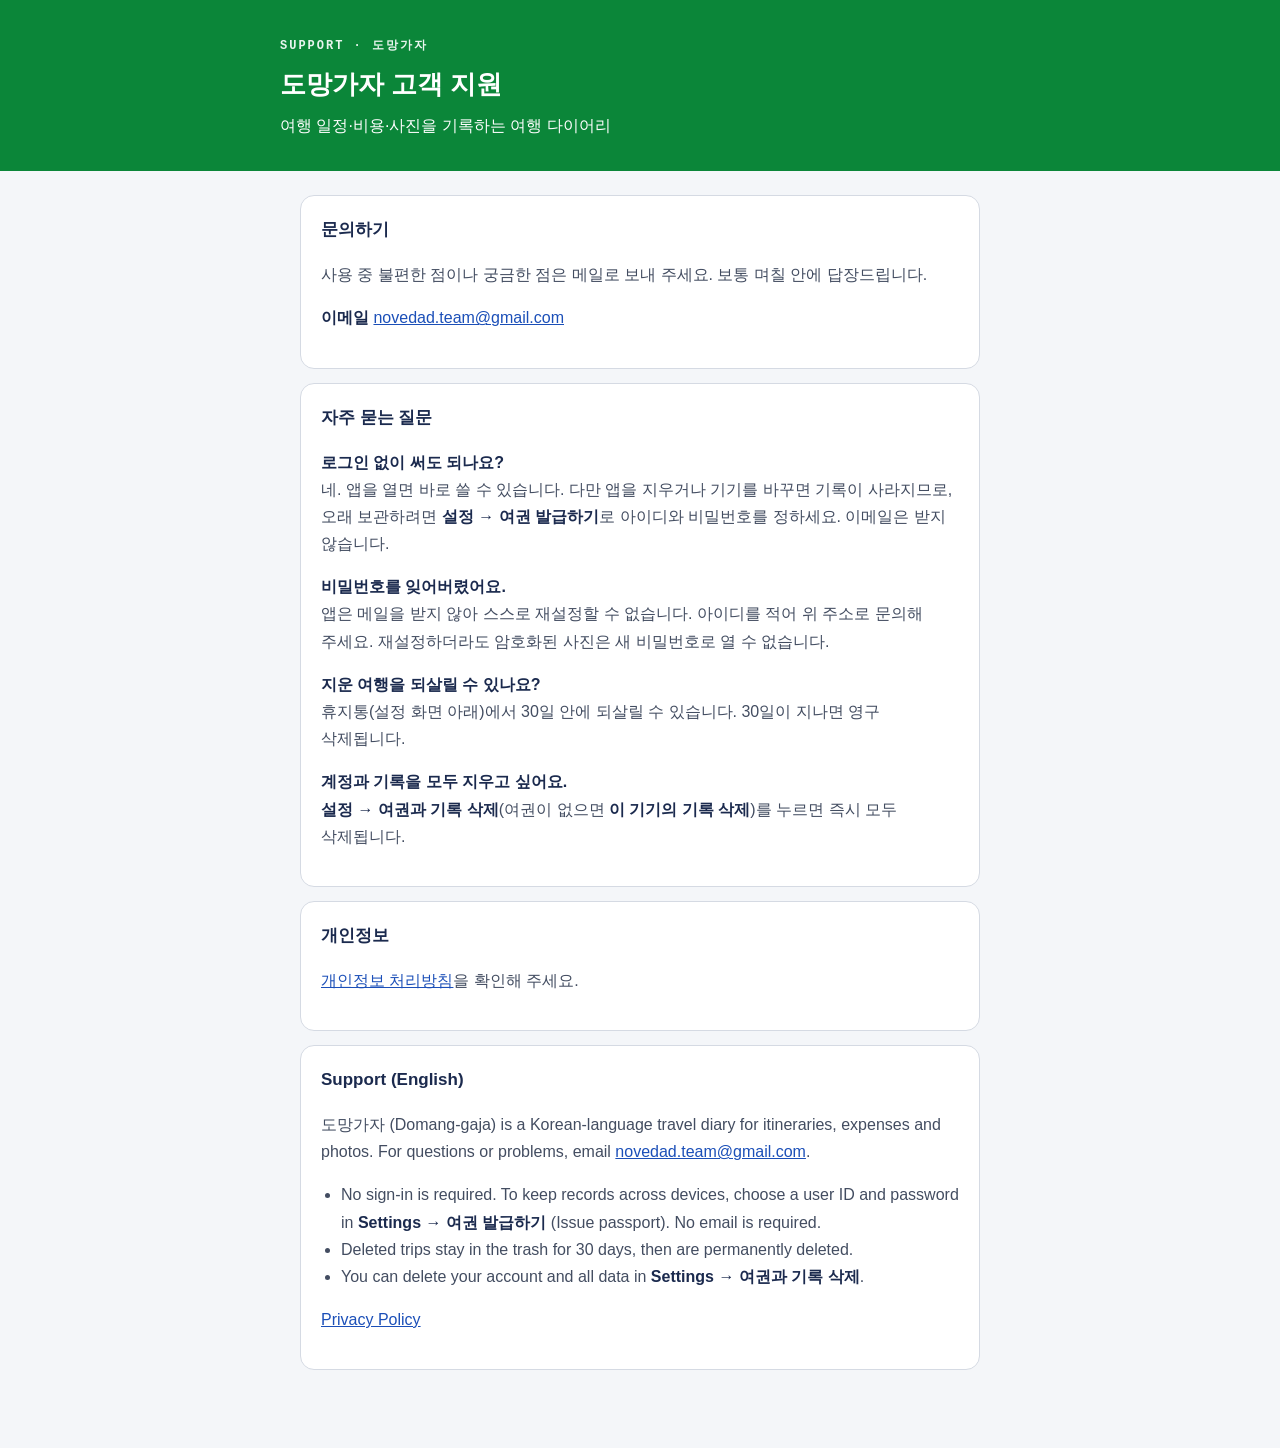
<file: index.html>
<!doctype html>
<html lang="ko">
<head>
<meta charset="utf-8">
<meta name="viewport" content="width=device-width, initial-scale=1">
<title>도망가자 고객 지원</title>
<style>
  :root { --navy: #1B2A4E; --sub: #434D61; --line: #D5DAE3; --ground: #F4F6F9; --green: #0B8639; }
  * { box-sizing: border-box; }
  body { margin: 0; background: var(--ground); color: var(--navy); font: 16px/1.7 -apple-system, BlinkMacSystemFont, "Apple SD Gothic Neo", "Pretendard", "Noto Sans KR", sans-serif; word-break: keep-all; }
  header { background: var(--green); color: #fff; padding: 40px 20px 32px; }
  header .in, main { max-width: 720px; margin: 0 auto; }
  header p { margin: 0; color: #E8F5EE; font: 600 12px/1 ui-monospace, Menlo, monospace; letter-spacing: 2px; }
  header h1 { margin: 10px 0 6px; font-size: 26px; }
  main { padding: 24px 20px 64px; }
  section { background: #fff; border: 1px solid var(--line); border-radius: 14px; padding: 20px; margin-bottom: 14px; }
  h2 { font-size: 17px; margin: 0 0 10px; }
  p, li { color: var(--sub); }
  ul { padding-left: 20px; margin: 8px 0; }
  a { color: #1B4FB8; }
  b { color: var(--navy); }
</style>
</head>
<body>
<header><div class="in">
  <p>SUPPORT · 도망가자</p>
  <h1>도망가자 고객 지원</h1>
  <span>여행 일정·비용·사진을 기록하는 여행 다이어리</span>
</div></header>
<main>

<section>
  <h2>문의하기</h2>
  <p>사용 중 불편한 점이나 궁금한 점은 메일로 보내 주세요. 보통 며칠 안에 답장드립니다.</p>
  <p><b>이메일</b> <span class="mail">novedad.team [at] gmail.com</span></p>
</section>

<section>
  <h2>자주 묻는 질문</h2>
  <p><b>로그인 없이 써도 되나요?</b><br>네. 앱을 열면 바로 쓸 수 있습니다. 다만 앱을 지우거나 기기를 바꾸면 기록이 사라지므로, 오래 보관하려면 <b>설정 → 여권 발급하기</b>로 아이디와 비밀번호를 정하세요. 이메일은 받지 않습니다.</p>
  <p><b>비밀번호를 잊어버렸어요.</b><br>앱은 메일을 받지 않아 스스로 재설정할 수 없습니다. 아이디를 적어 위 주소로 문의해 주세요. 재설정하더라도 암호화된 사진은 새 비밀번호로 열 수 없습니다.</p>
  <p><b>지운 여행을 되살릴 수 있나요?</b><br>휴지통(설정 화면 아래)에서 30일 안에 되살릴 수 있습니다. 30일이 지나면 영구 삭제됩니다.</p>
  <p><b>계정과 기록을 모두 지우고 싶어요.</b><br><b>설정 → 여권과 기록 삭제</b>(여권이 없으면 <b>이 기기의 기록 삭제</b>)를 누르면 즉시 모두 삭제됩니다.</p>
</section>

<section>
  <h2>개인정보</h2>
  <p><a href="privacy.html">개인정보 처리방침</a>을 확인해 주세요.</p>
</section>

<section lang="en">
  <h2>Support (English)</h2>
  <p>도망가자 (Domang-gaja) is a Korean-language travel diary for itineraries, expenses and photos. For questions or problems, email <span class="mail">novedad.team [at] gmail.com</span>.</p>
  <ul>
    <li>No sign-in is required. To keep records across devices, choose a user ID and password in <b>Settings → 여권 발급하기</b> (Issue passport). No email is required.</li>
    <li>Deleted trips stay in the trash for 30 days, then are permanently deleted.</li>
    <li>You can delete your account and all data in <b>Settings → 여권과 기록 삭제</b>.</li>
  </ul>
  <p><a href="privacy.html#en">Privacy Policy</a></p>
</section>

</main>
<script>
  // 주소 수집 프로그램이 읽지 못하게 화면에서만 조립
  for (const el of document.querySelectorAll('.mail')) {
    const a = ['novedad.team', 'gmail.com'].join('@');
    el.innerHTML = '<a href="mailto:' + a + '">' + a + '</a>';
  }
</script>
</body>
</html>
</file>
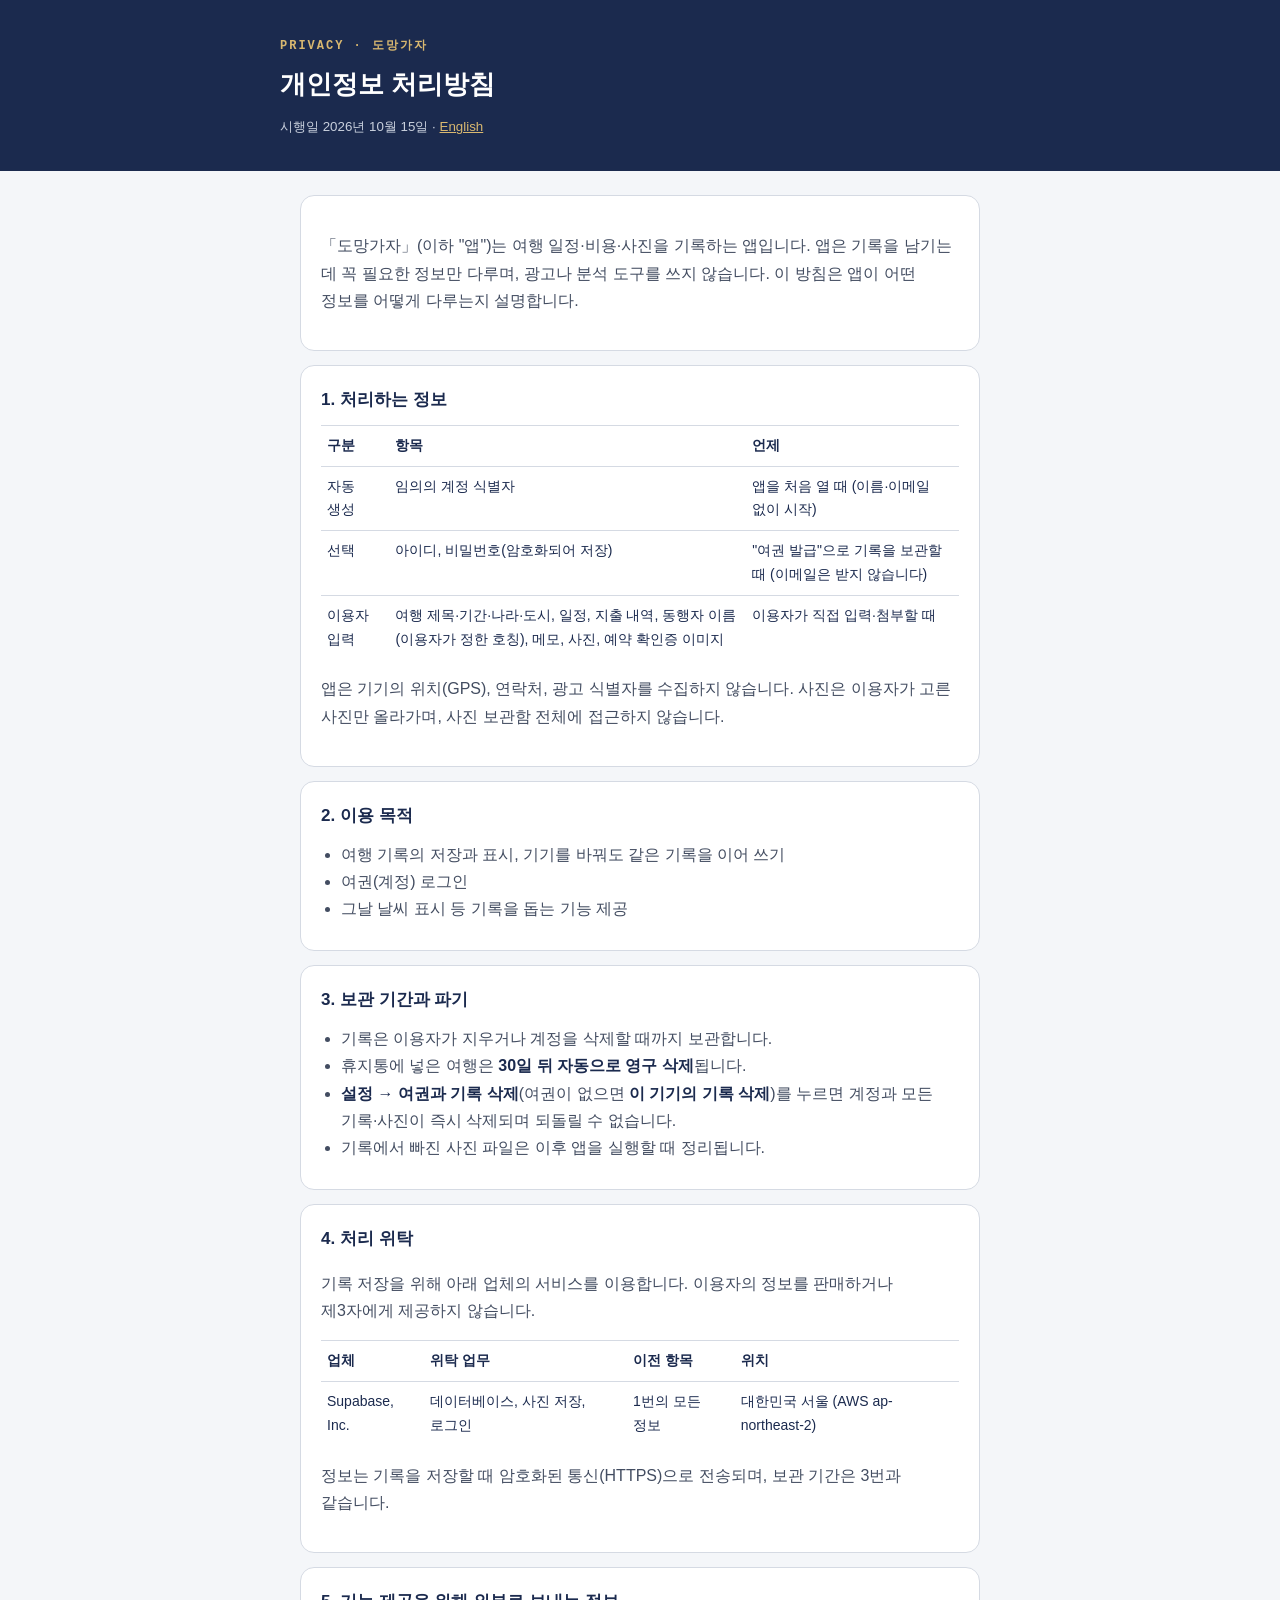
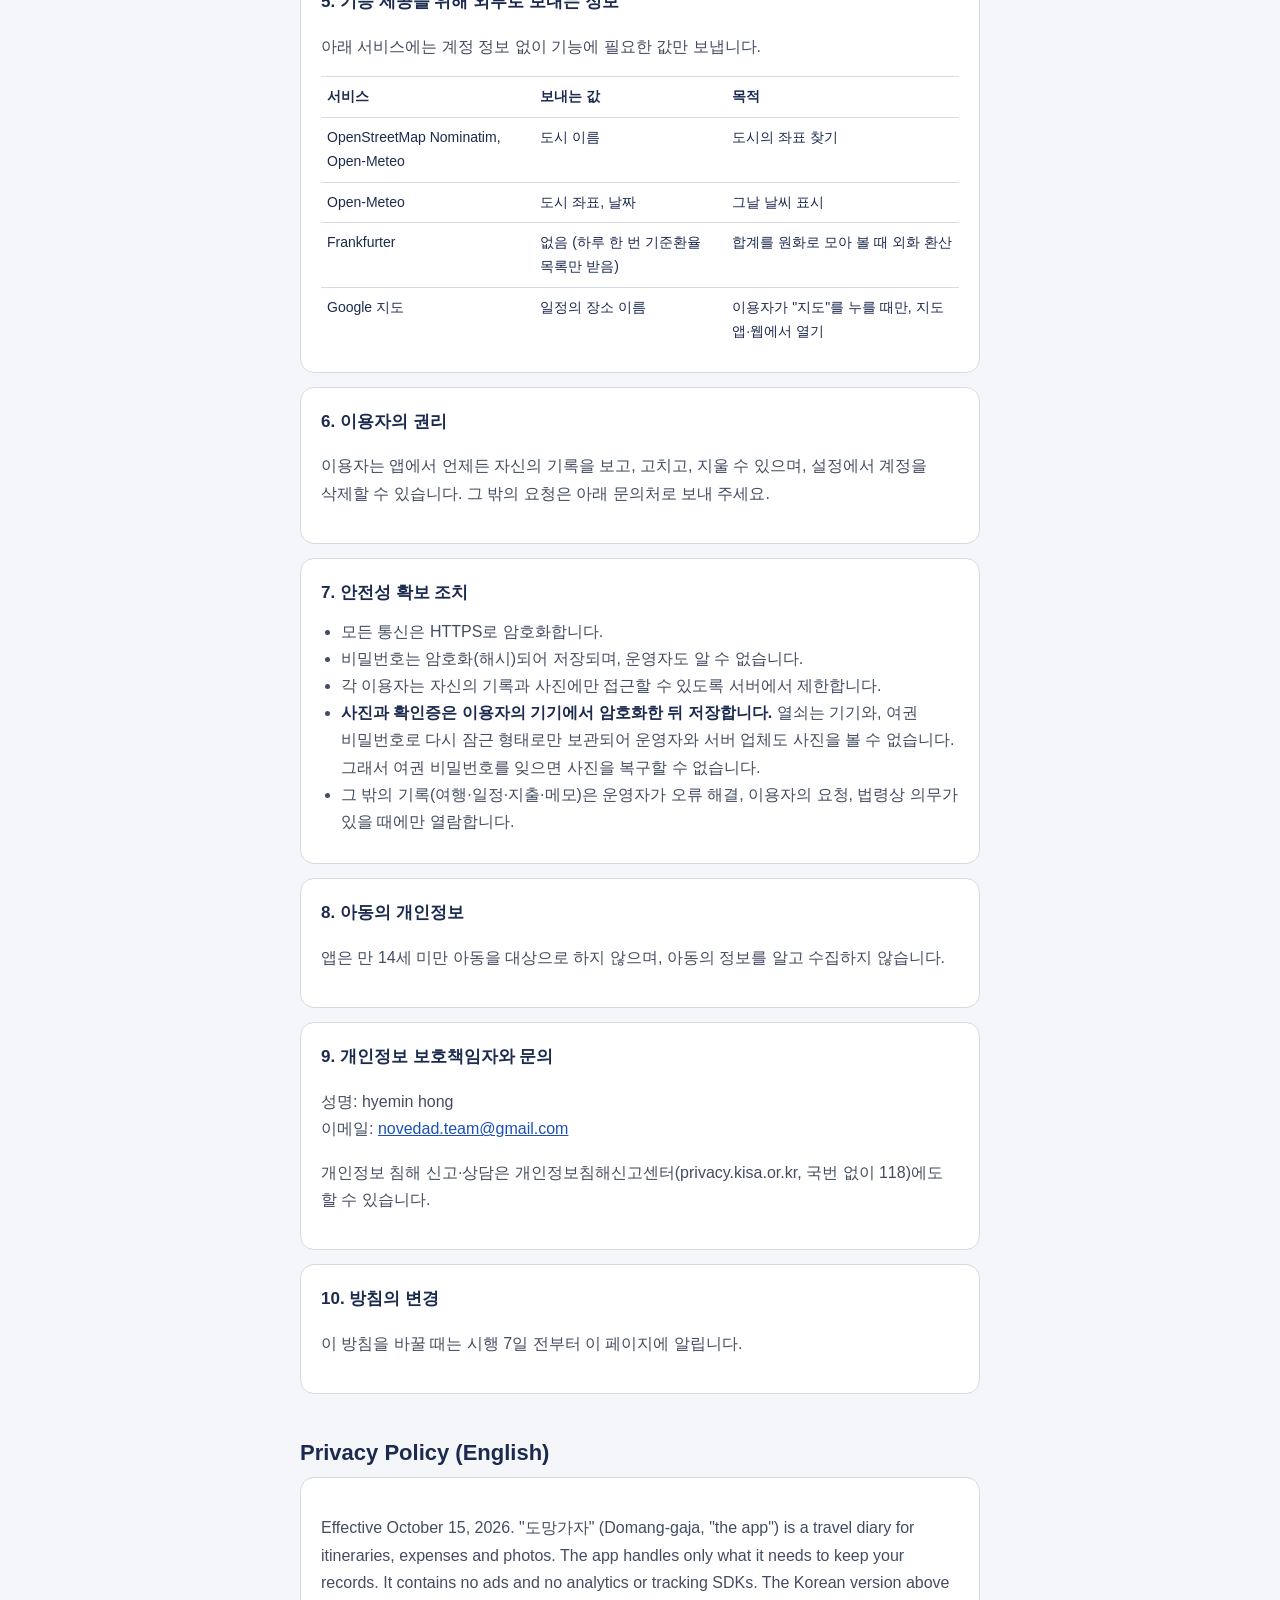
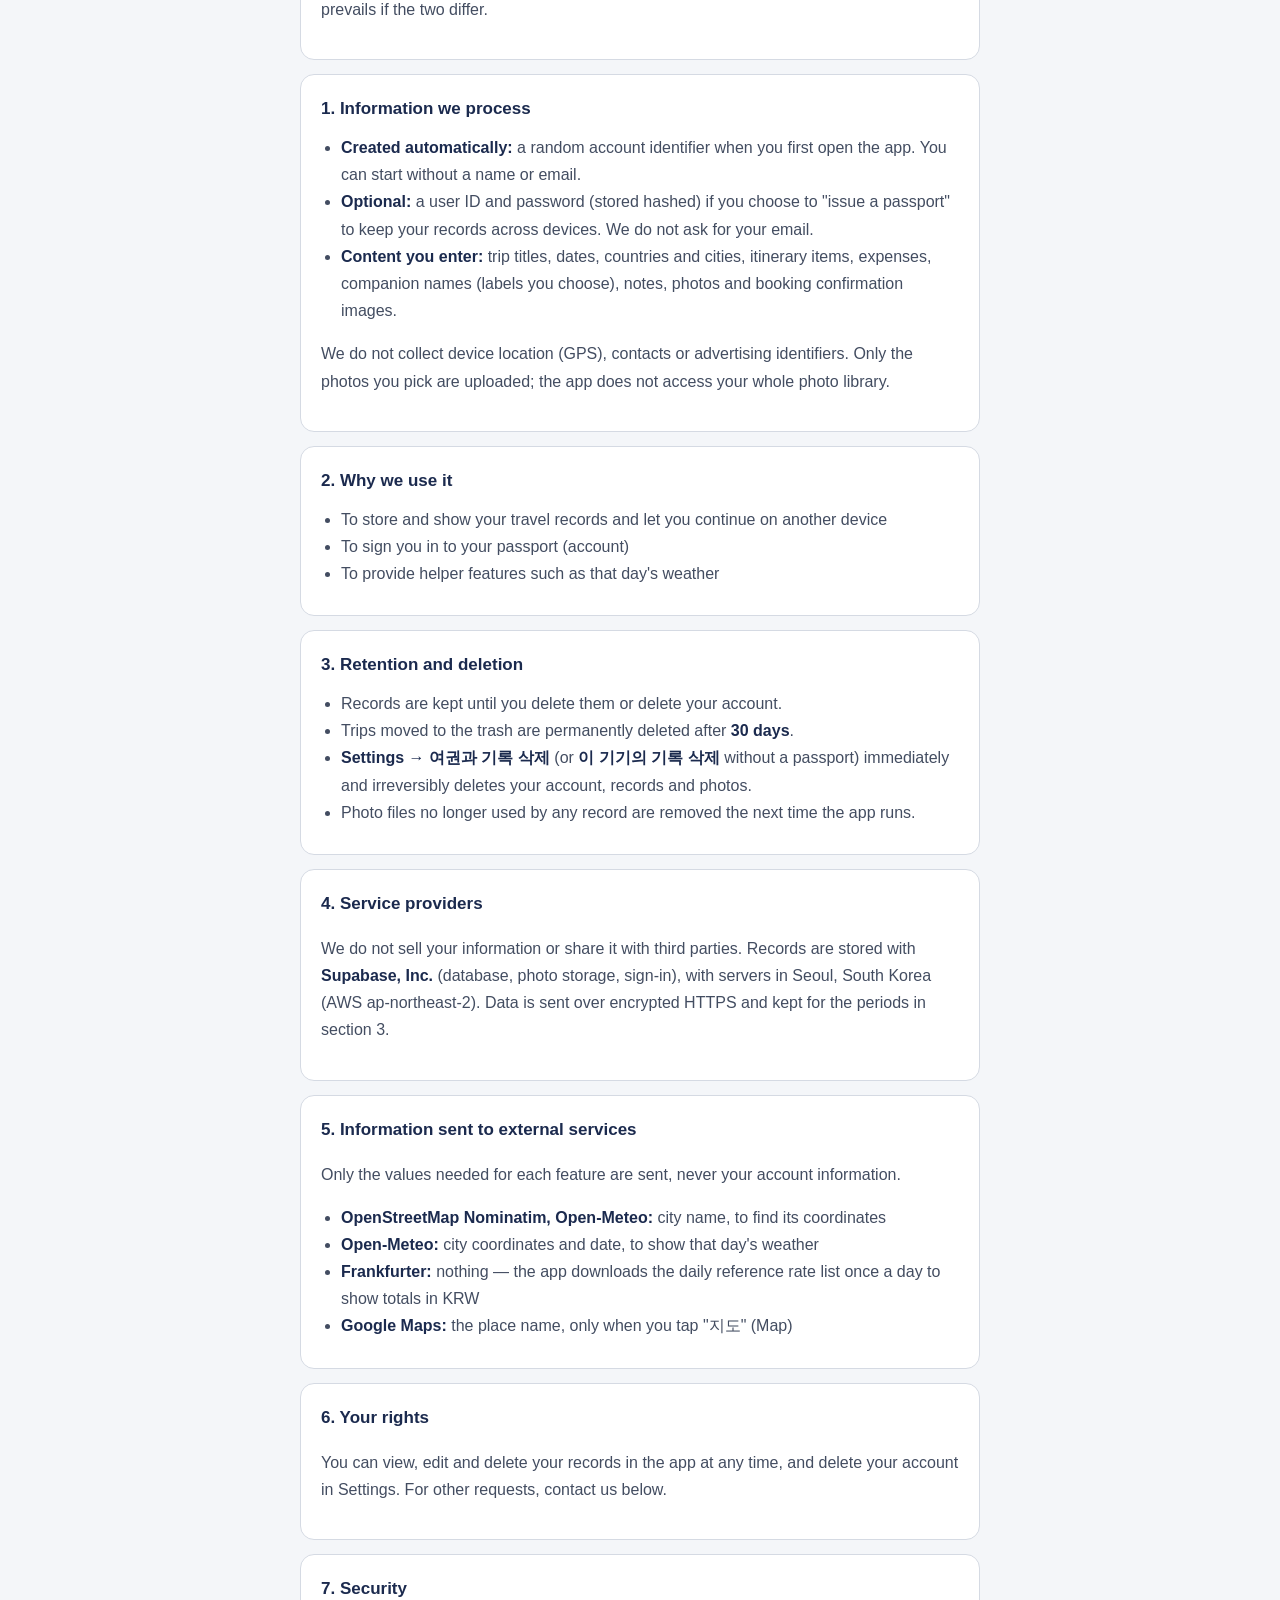
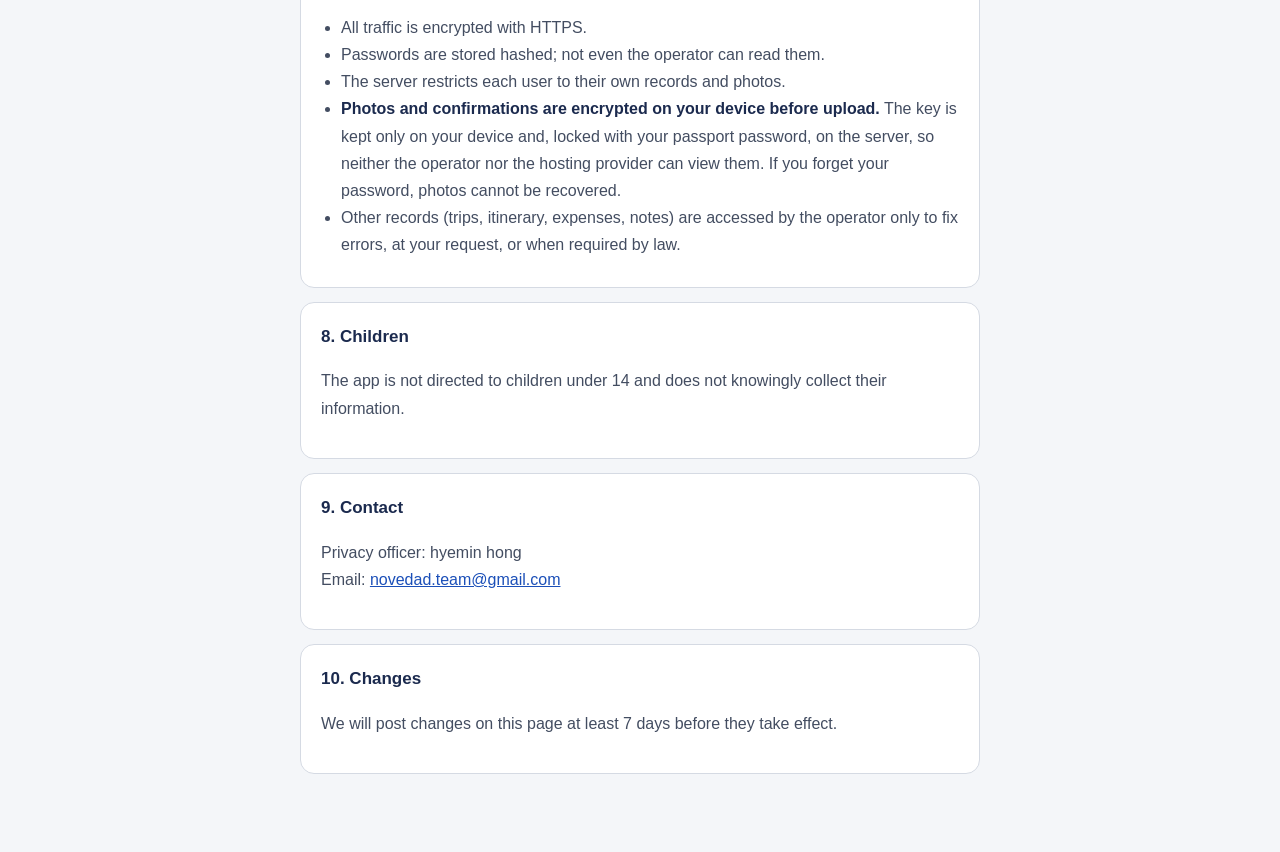
<file: privacy.html>
<!doctype html>
<html lang="ko">
<head>
<meta charset="utf-8">
<meta name="viewport" content="width=device-width, initial-scale=1">
<title>도망가자 개인정보 처리방침</title>
<style>
  :root { --navy: #1B2A4E; --ink: #1B2A4E; --sub: #434D61; --line: #D5DAE3; --ground: #F4F6F9; --gold: #B8913F; }
  * { box-sizing: border-box; }
  body { margin: 0; background: var(--ground); color: var(--ink); font: 16px/1.7 -apple-system, BlinkMacSystemFont, "Apple SD Gothic Neo", "Pretendard", "Noto Sans KR", sans-serif; word-break: keep-all; }
  header { background: var(--navy); color: #fff; padding: 40px 20px 32px; }
  header .in, main { max-width: 720px; margin: 0 auto; }
  header p { margin: 0; color: #D9B870; font: 600 12px/1 ui-monospace, Menlo, monospace; letter-spacing: 2px; }
  header h1 { margin: 10px 0 6px; font-size: 26px; }
  header small { color: #C9D0DD; }
  header a { color: #D9B870; }
  h1.en { margin: 40px 0 6px; font-size: 22px; }
  a { color: #1B4FB8; }
  main { padding: 24px 20px 64px; }
  section { background: #fff; border: 1px solid var(--line); border-radius: 14px; padding: 20px; margin-bottom: 14px; }
  h2 { font-size: 17px; margin: 0 0 10px; }
  p, li { color: var(--sub); }
  ul { padding-left: 20px; margin: 8px 0; }
  table { width: 100%; border-collapse: collapse; font-size: 14px; }
  th, td { text-align: left; vertical-align: top; padding: 8px 6px; border-top: 1px solid var(--line); }
  th { color: var(--ink); white-space: nowrap; }
  .scroll { overflow-x: auto; }
  b { color: var(--ink); }
</style>
</head>
<body>
<header><div class="in">
  <p>PRIVACY · 도망가자</p>
  <h1>개인정보 처리방침</h1>
  <small>시행일 2026년 10월 15일 · <a href="#en">English</a></small>
</div></header>
<main>

<section>
  <p>「도망가자」(이하 "앱")는 여행 일정·비용·사진을 기록하는 앱입니다. 앱은 기록을 남기는 데 꼭 필요한 정보만 다루며, 광고나 분석 도구를 쓰지 않습니다. 이 방침은 앱이 어떤 정보를 어떻게 다루는지 설명합니다.</p>
</section>

<section>
  <h2>1. 처리하는 정보</h2>
  <div class="scroll"><table>
    <tr><th>구분</th><th>항목</th><th>언제</th></tr>
    <tr><td>자동 생성</td><td>임의의 계정 식별자</td><td>앱을 처음 열 때 (이름·이메일 없이 시작)</td></tr>
    <tr><td>선택</td><td>아이디, 비밀번호(암호화되어 저장)</td><td>"여권 발급"으로 기록을 보관할 때 (이메일은 받지 않습니다)</td></tr>
    <tr><td>이용자 입력</td><td>여행 제목·기간·나라·도시, 일정, 지출 내역, 동행자 이름(이용자가 정한 호칭), 메모, 사진, 예약 확인증 이미지</td><td>이용자가 직접 입력·첨부할 때</td></tr>
  </table></div>
  <p>앱은 기기의 위치(GPS), 연락처, 광고 식별자를 수집하지 않습니다. 사진은 이용자가 고른 사진만 올라가며, 사진 보관함 전체에 접근하지 않습니다.</p>
</section>

<section>
  <h2>2. 이용 목적</h2>
  <ul>
    <li>여행 기록의 저장과 표시, 기기를 바꿔도 같은 기록을 이어 쓰기</li>
    <li>여권(계정) 로그인</li>
    <li>그날 날씨 표시 등 기록을 돕는 기능 제공</li>
  </ul>
</section>

<section>
  <h2>3. 보관 기간과 파기</h2>
  <ul>
    <li>기록은 이용자가 지우거나 계정을 삭제할 때까지 보관합니다.</li>
    <li>휴지통에 넣은 여행은 <b>30일 뒤 자동으로 영구 삭제</b>됩니다.</li>
    <li><b>설정 → 여권과 기록 삭제</b>(여권이 없으면 <b>이 기기의 기록 삭제</b>)를 누르면 계정과 모든 기록·사진이 즉시 삭제되며 되돌릴 수 없습니다.</li>
    <li>기록에서 빠진 사진 파일은 이후 앱을 실행할 때 정리됩니다.</li>
  </ul>
</section>

<section>
  <h2>4. 처리 위탁</h2>
  <p>기록 저장을 위해 아래 업체의 서비스를 이용합니다. 이용자의 정보를 판매하거나 제3자에게 제공하지 않습니다.</p>
  <div class="scroll"><table>
    <tr><th>업체</th><th>위탁 업무</th><th>이전 항목</th><th>위치</th></tr>
    <tr><td>Supabase, Inc.</td><td>데이터베이스, 사진 저장, 로그인</td><td>1번의 모든 정보</td><td>대한민국 서울 (AWS ap-northeast-2)</td></tr>
  </table></div>
  <p>정보는 기록을 저장할 때 암호화된 통신(HTTPS)으로 전송되며, 보관 기간은 3번과 같습니다.</p>
</section>

<section>
  <h2>5. 기능 제공을 위해 외부로 보내는 정보</h2>
  <p>아래 서비스에는 계정 정보 없이 기능에 필요한 값만 보냅니다.</p>
  <div class="scroll"><table>
    <tr><th>서비스</th><th>보내는 값</th><th>목적</th></tr>
    <tr><td>OpenStreetMap Nominatim, Open-Meteo</td><td>도시 이름</td><td>도시의 좌표 찾기</td></tr>
    <tr><td>Open-Meteo</td><td>도시 좌표, 날짜</td><td>그날 날씨 표시</td></tr>
    <tr><td>Frankfurter</td><td>없음 (하루 한 번 기준환율 목록만 받음)</td><td>합계를 원화로 모아 볼 때 외화 환산</td></tr>
    <tr><td>Google 지도</td><td>일정의 장소 이름</td><td>이용자가 "지도"를 누를 때만, 지도 앱·웹에서 열기</td></tr>
  </table></div>
</section>

<section>
  <h2>6. 이용자의 권리</h2>
  <p>이용자는 앱에서 언제든 자신의 기록을 보고, 고치고, 지울 수 있으며, 설정에서 계정을 삭제할 수 있습니다. 그 밖의 요청은 아래 문의처로 보내 주세요.</p>
</section>

<section>
  <h2>7. 안전성 확보 조치</h2>
  <ul>
    <li>모든 통신은 HTTPS로 암호화합니다.</li>
    <li>비밀번호는 암호화(해시)되어 저장되며, 운영자도 알 수 없습니다.</li>
    <li>각 이용자는 자신의 기록과 사진에만 접근할 수 있도록 서버에서 제한합니다.</li>
    <li><b>사진과 확인증은 이용자의 기기에서 암호화한 뒤 저장합니다.</b> 열쇠는 기기와, 여권 비밀번호로 다시 잠근 형태로만 보관되어 운영자와 서버 업체도 사진을 볼 수 없습니다. 그래서 여권 비밀번호를 잊으면 사진을 복구할 수 없습니다.</li>
    <li>그 밖의 기록(여행·일정·지출·메모)은 운영자가 오류 해결, 이용자의 요청, 법령상 의무가 있을 때에만 열람합니다.</li>
  </ul>
</section>

<section>
  <h2>8. 아동의 개인정보</h2>
  <p>앱은 만 14세 미만 아동을 대상으로 하지 않으며, 아동의 정보를 알고 수집하지 않습니다.</p>
</section>

<section>
  <h2>9. 개인정보 보호책임자와 문의</h2>
  <p>성명: hyemin hong<br>이메일: <span class="mail">novedad.team [at] gmail.com</span></p>
  <p>개인정보 침해 신고·상담은 개인정보침해신고센터(privacy.kisa.or.kr, 국번 없이 118)에도 할 수 있습니다.</p>
</section>

<section>
  <h2>10. 방침의 변경</h2>
  <p>이 방침을 바꿀 때는 시행 7일 전부터 이 페이지에 알립니다.</p>
</section>

<h1 class="en" id="en" lang="en">Privacy Policy (English)</h1>
<div lang="en">
<section>
  <p>Effective October 15, 2026. "도망가자" (Domang-gaja, "the app") is a travel diary for itineraries, expenses and photos. The app handles only what it needs to keep your records. It contains no ads and no analytics or tracking SDKs. The Korean version above prevails if the two differ.</p>
</section>
<section>
  <h2>1. Information we process</h2>
  <ul>
    <li><b>Created automatically:</b> a random account identifier when you first open the app. You can start without a name or email.</li>
    <li><b>Optional:</b> a user ID and password (stored hashed) if you choose to "issue a passport" to keep your records across devices. We do not ask for your email.</li>
    <li><b>Content you enter:</b> trip titles, dates, countries and cities, itinerary items, expenses, companion names (labels you choose), notes, photos and booking confirmation images.</li>
  </ul>
  <p>We do not collect device location (GPS), contacts or advertising identifiers. Only the photos you pick are uploaded; the app does not access your whole photo library.</p>
</section>
<section>
  <h2>2. Why we use it</h2>
  <ul>
    <li>To store and show your travel records and let you continue on another device</li>
    <li>To sign you in to your passport (account)</li>
    <li>To provide helper features such as that day's weather</li>
  </ul>
</section>
<section>
  <h2>3. Retention and deletion</h2>
  <ul>
    <li>Records are kept until you delete them or delete your account.</li>
    <li>Trips moved to the trash are permanently deleted after <b>30 days</b>.</li>
    <li><b>Settings → 여권과 기록 삭제</b> (or <b>이 기기의 기록 삭제</b> without a passport) immediately and irreversibly deletes your account, records and photos.</li>
    <li>Photo files no longer used by any record are removed the next time the app runs.</li>
  </ul>
</section>
<section>
  <h2>4. Service providers</h2>
  <p>We do not sell your information or share it with third parties. Records are stored with <b>Supabase, Inc.</b> (database, photo storage, sign-in), with servers in Seoul, South Korea (AWS ap-northeast-2). Data is sent over encrypted HTTPS and kept for the periods in section 3.</p>
</section>
<section>
  <h2>5. Information sent to external services</h2>
  <p>Only the values needed for each feature are sent, never your account information.</p>
  <ul>
    <li><b>OpenStreetMap Nominatim, Open-Meteo:</b> city name, to find its coordinates</li>
    <li><b>Open-Meteo:</b> city coordinates and date, to show that day's weather</li>
    <li><b>Frankfurter:</b> nothing — the app downloads the daily reference rate list once a day to show totals in KRW</li>
    <li><b>Google Maps:</b> the place name, only when you tap "지도" (Map)</li>
  </ul>
</section>
<section>
  <h2>6. Your rights</h2>
  <p>You can view, edit and delete your records in the app at any time, and delete your account in Settings. For other requests, contact us below.</p>
</section>
<section>
  <h2>7. Security</h2>
  <ul>
    <li>All traffic is encrypted with HTTPS.</li>
    <li>Passwords are stored hashed; not even the operator can read them.</li>
    <li>The server restricts each user to their own records and photos.</li>
    <li><b>Photos and confirmations are encrypted on your device before upload.</b> The key is kept only on your device and, locked with your passport password, on the server, so neither the operator nor the hosting provider can view them. If you forget your password, photos cannot be recovered.</li>
    <li>Other records (trips, itinerary, expenses, notes) are accessed by the operator only to fix errors, at your request, or when required by law.</li>
  </ul>
</section>
<section>
  <h2>8. Children</h2>
  <p>The app is not directed to children under 14 and does not knowingly collect their information.</p>
</section>
<section>
  <h2>9. Contact</h2>
  <p>Privacy officer: hyemin hong<br>Email: <span class="mail">novedad.team [at] gmail.com</span></p>
</section>
<section>
  <h2>10. Changes</h2>
  <p>We will post changes on this page at least 7 days before they take effect.</p>
</section>
</div>

</main>
<script>
  // 주소 수집 프로그램이 읽지 못하게 화면에서만 조립
  for (const el of document.querySelectorAll('.mail')) {
    const a = ['novedad.team', 'gmail.com'].join('@');
    el.innerHTML = '<a href="mailto:' + a + '">' + a + '</a>';
  }
</script>
</body>
</html>
</file>
